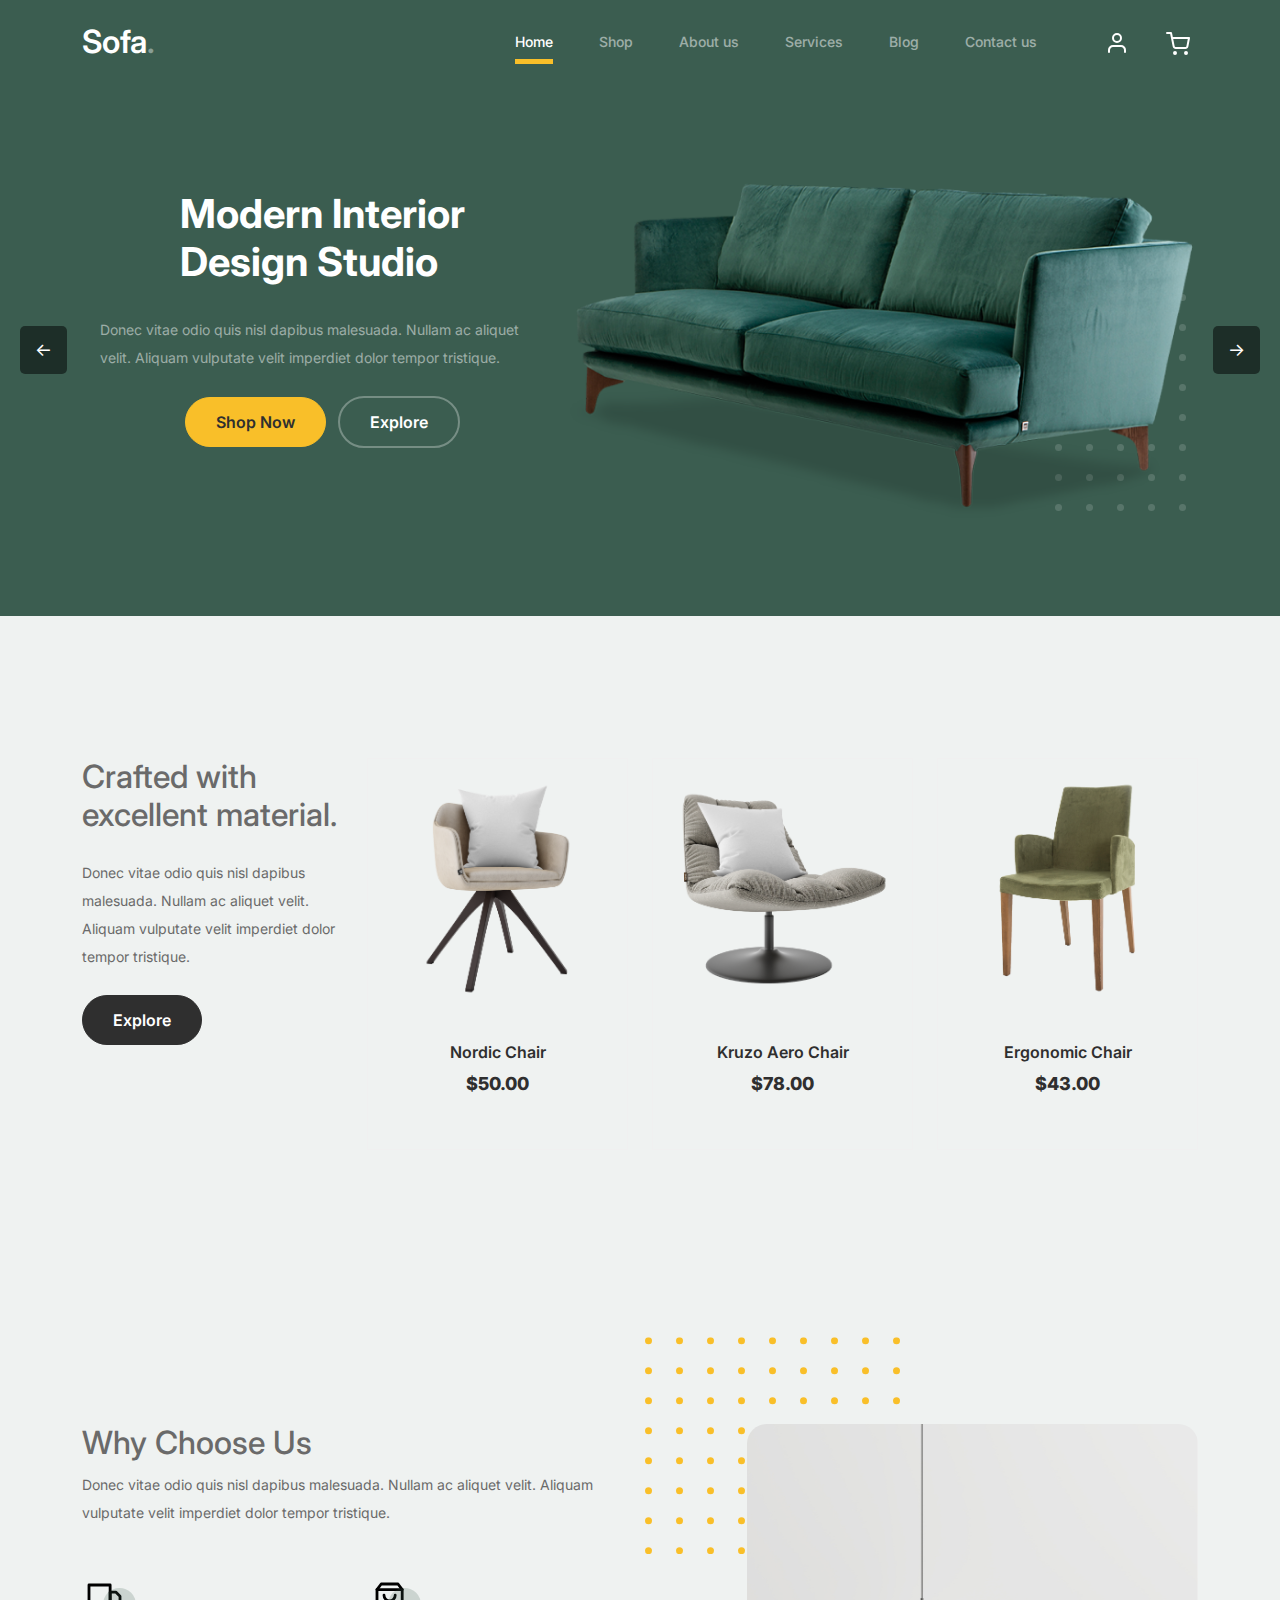
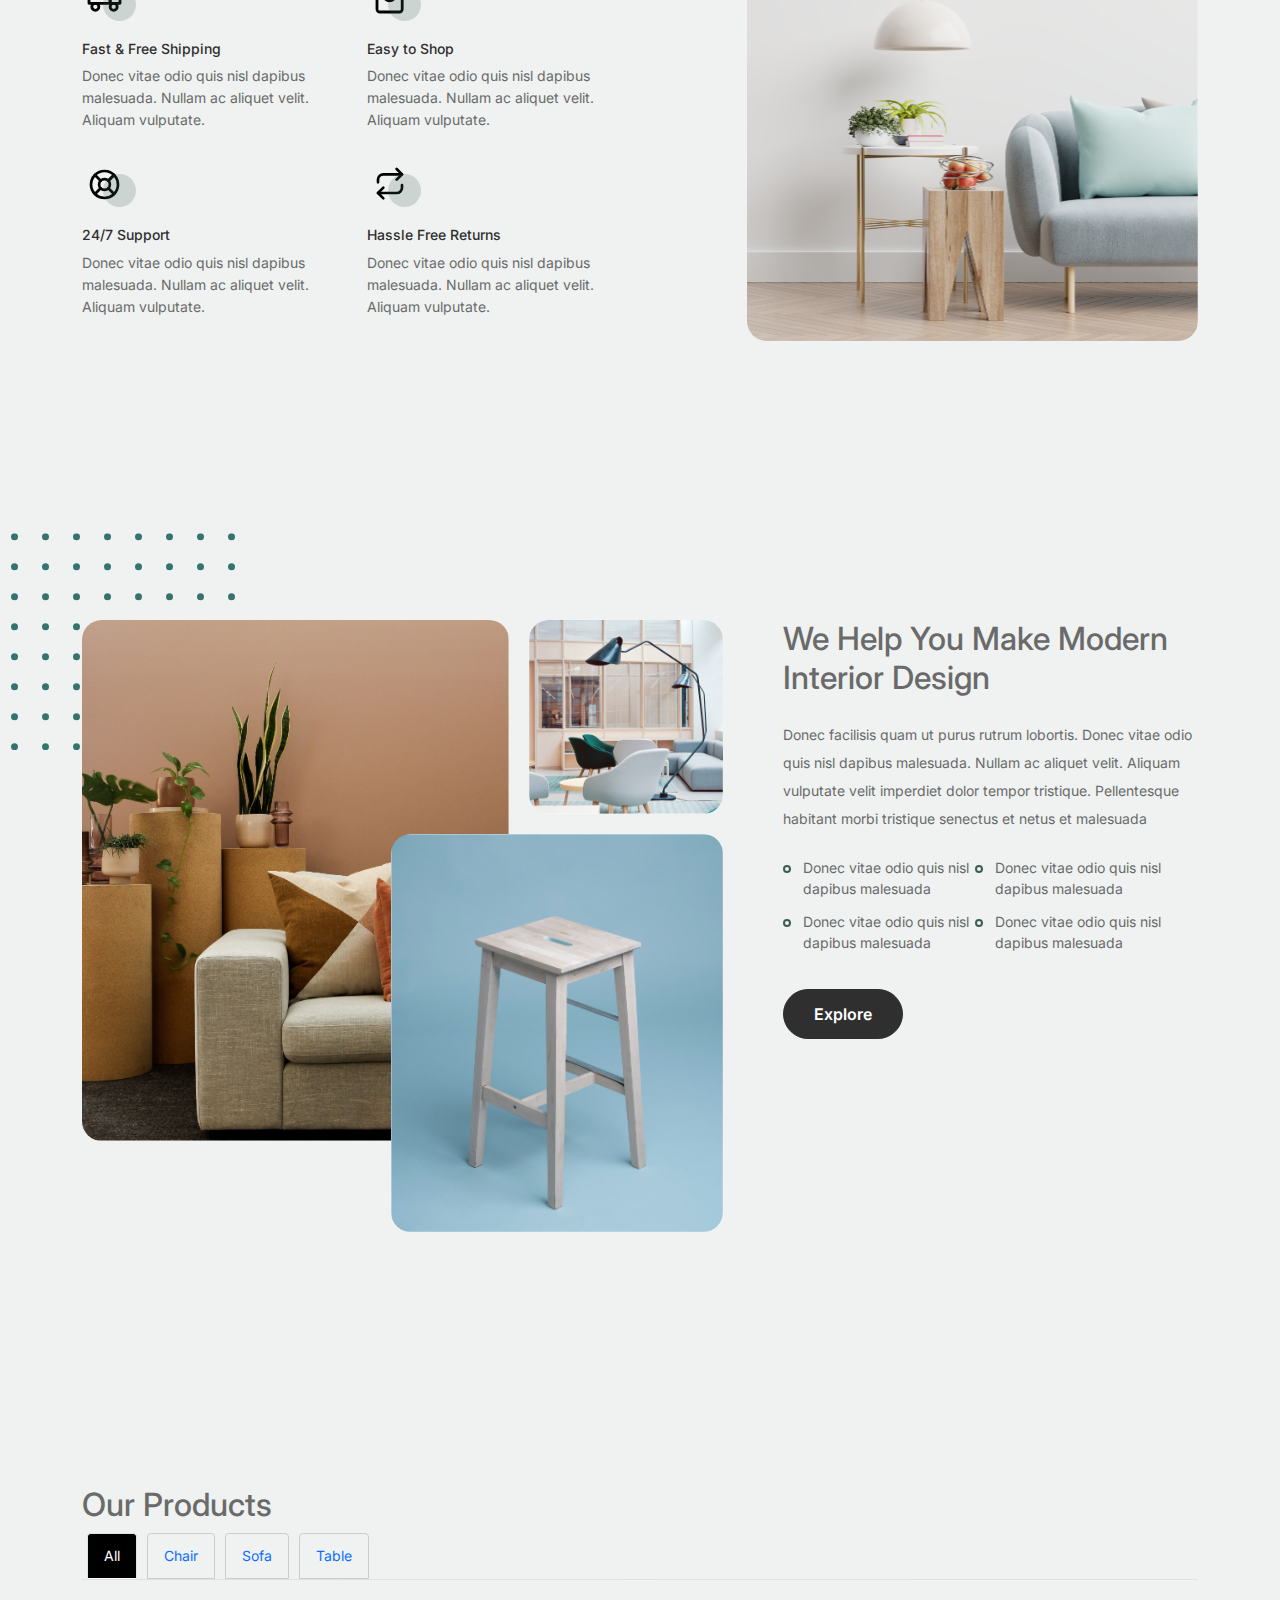
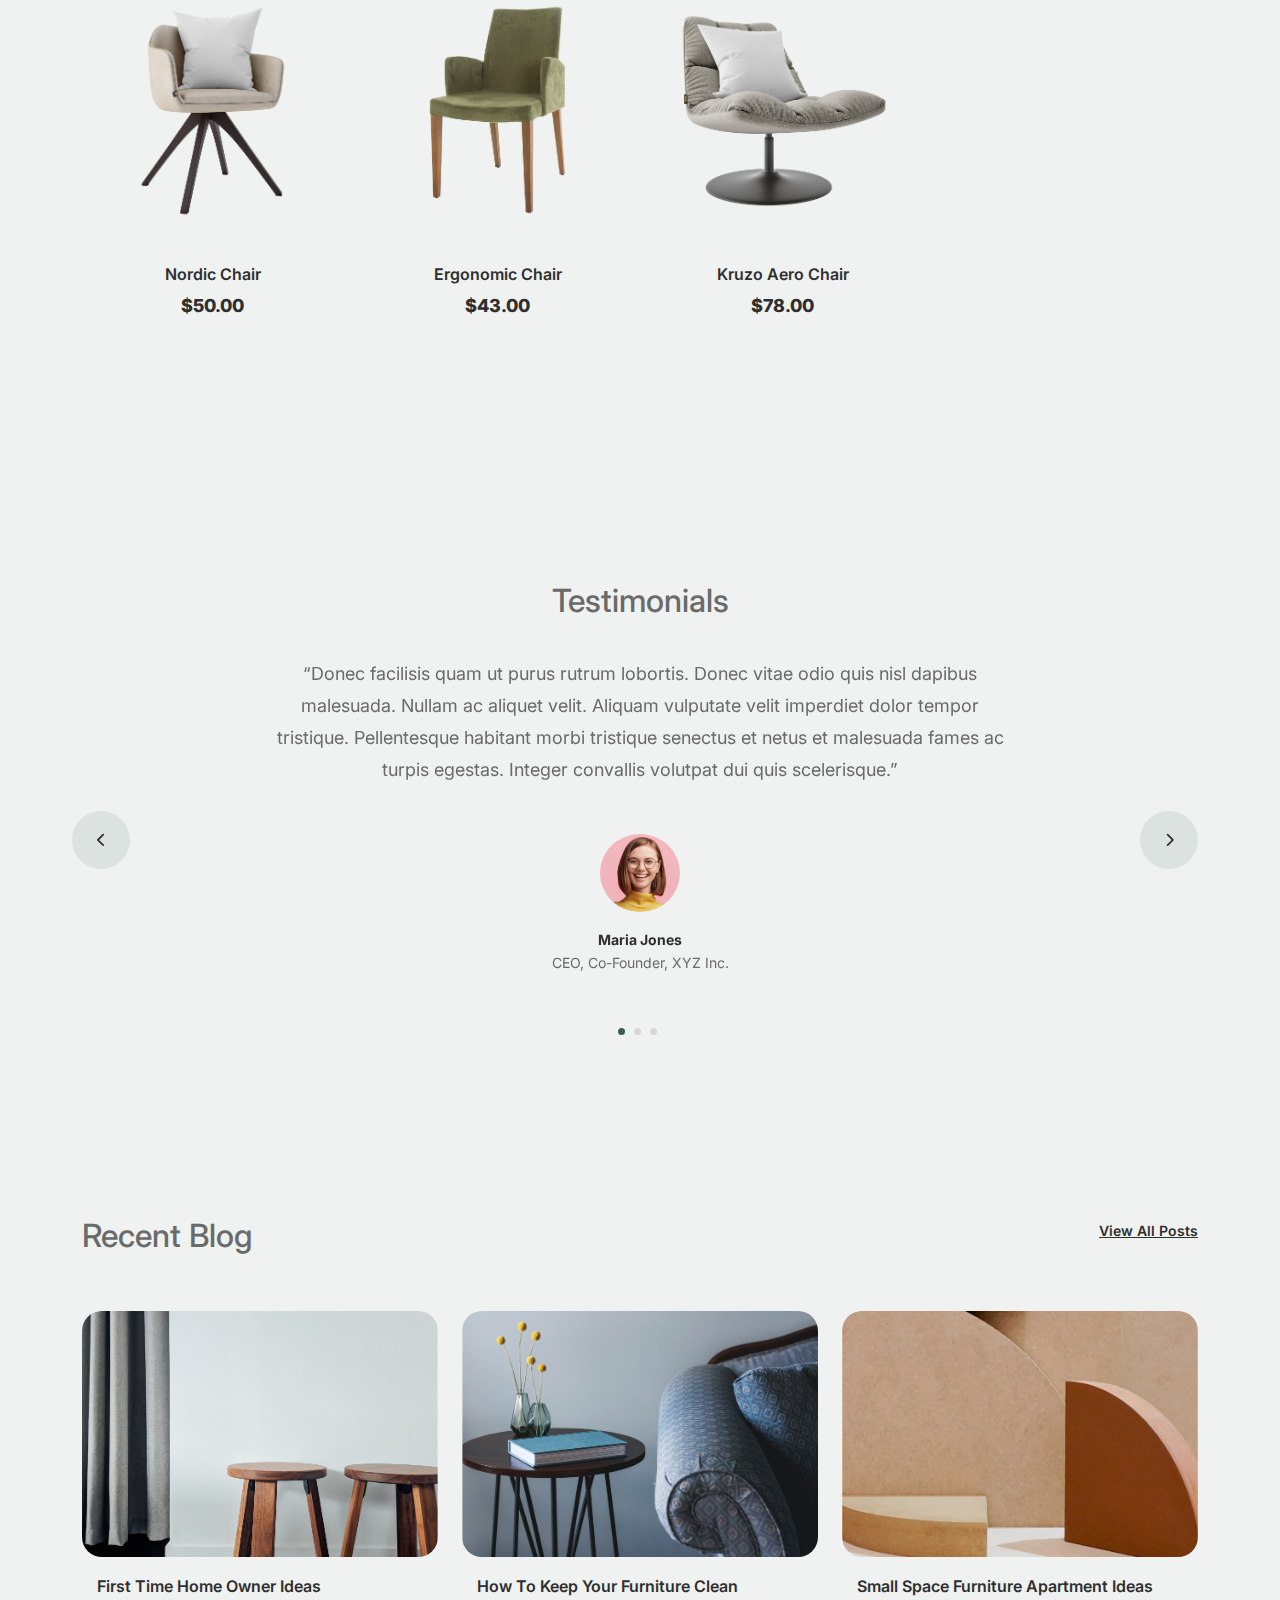
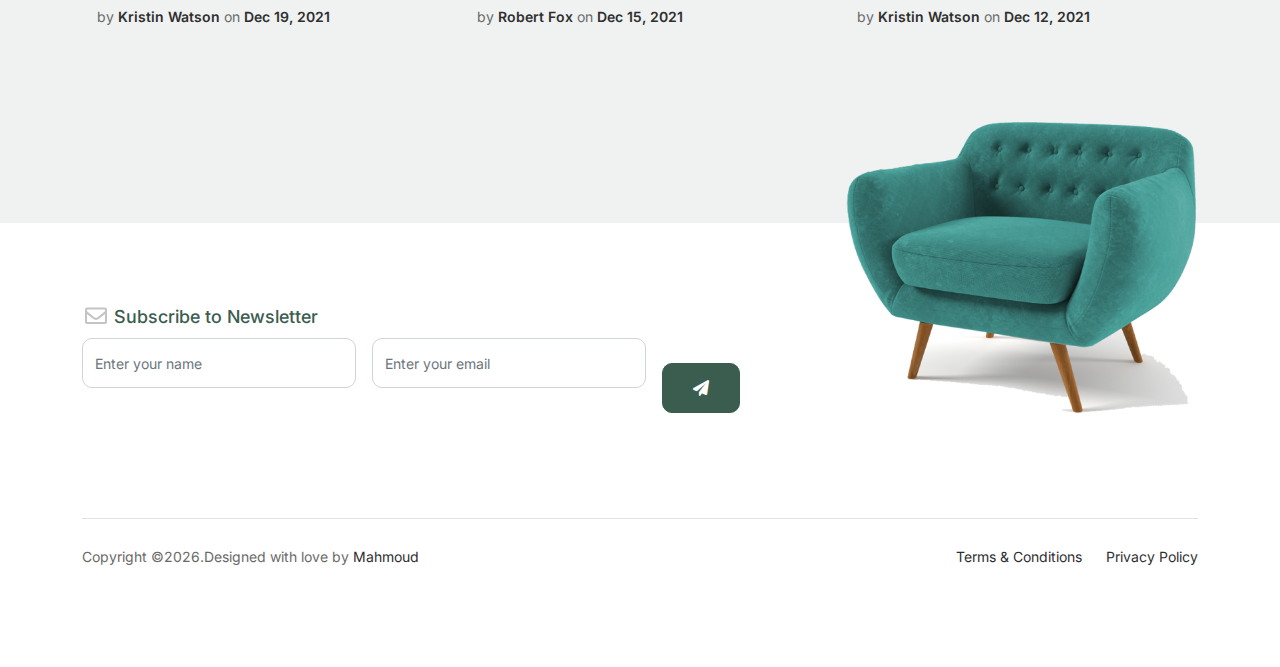
<file: index.html>
<!doctype html>
<html lang="en">
<head>
  <meta charset="utf-8">
  <meta name="viewport" content="width=device-width, initial-scale=1, shrink-to-fit=no">
  <meta name="author" content="Untree.co">
  <link rel="shortcut icon" href="favicon.png">

  <meta name="description" content="" />
  <meta name="keywords" content="bootstrap, bootstrap4" />

		<!-- Bootstrap CSS -->
		<link href="css/bootstrap.min.css" rel="stylesheet">
		<link href="https://cdnjs.cloudflare.com/ajax/libs/font-awesome/6.0.0-beta3/css/all.min.css" rel="stylesheet">
		<link href="css/tiny-slider.css" rel="stylesheet">
		<link href="css/style.css" rel="stylesheet">
		<title>Ecommerce Sofa </title>
	</head>

	<body>

		<!-- Start Header/Navigation -->
		<nav class="custom-navbar navbar navbar navbar-expand-md navbar-dark bg-dark" arial-label="Furni navigation bar">
			<div class="container">
				<a class="navbar-brand" href="index.html">Sofa<span>.</span></a>
		
				<button class="navbar-toggler" type="button" data-bs-toggle="collapse" data-bs-target="#navbarsFurni" aria-controls="navbarsFurni" aria-expanded="false" aria-label="Toggle navigation">
					<span class="navbar-toggler-icon"></span>
				</button>
		
				<div class="collapse navbar-collapse" id="navbarsFurni">
					<ul class="custom-navbar-nav navbar-nav ms-auto mb-2 mb-md-0">
						<li class="nav-item active">
							<a class="nav-link" href="index.html">Home</a>
						</li>
						<li><a class="nav-link" href="#">Shop</a></li>
						<li><a class="nav-link" href="#">About us</a></li>
						<li><a class="nav-link" href="#">Services</a></li>
						<li><a class="nav-link" href="#">Blog</a></li>
						<li><a class="nav-link" href="#">Contact us</a></li>
					</ul>
		
					<ul class="custom-navbar-cta navbar-nav mb-2 mb-md-0 ms-5">
						<li><a class="nav-link" href="#"><img src="images/user.svg" id="user-icon"><span class="user1"></span></a></li>
						<li><a class="nav-link" href="cart.html"><img src="images/cart.svg"></a></li>
					</ul>
				</div>
			</div>
		</nav>
		
		<!-- Popup Form -->
		<div class="blur-bg-overlay active"></div>

		<div class="form-popup  ">
			<span class="close-btn material-symbols-rounded">X</span>
			<div class="form-box login">
				<div class="form-details">
					<h2>Welcome Back</h2>
					<p>Please log in using your personal information to stay connected with us.</p>
				</div>
				<div class="form-content">
					<h2>LOGIN</h2>
					<form id="login-form">
						<div class="input-field">
							<!-- <label>Name:</label> -->
							<input type="text" id="name" placeholder="Name">
							
							<span class="error-message" id="name-error"></span>
						</div>
						<div class="input-field">
							<!-- <label>Email:</label> -->
							<input type="email" id="email" placeholder="Email" >
							
							<span class="error-message" id="email-error"></span>
						</div>
						<div class="input-field">
							<!-- <label>Password:</label> -->
							<input type="password" id="password" placeholder="Password">
							
							<span class="error-message" id="password-error"></span>
						</div>
						<div class="input-field">
							<!-- <label>Confirm Password:</label> -->
							<input type="password" id="confirm-password" placeholder="Confirm Password"/>
							
						
							<span class="error-message" id="confirm-password-error"></span>
						</div>
						<button type="submit">Log In</button>
					</form>
					
					


				
				</div>
			</div>
		</div>
		
		


<!-- End Login -->


	<!-- Start Hero Section -->
<div class="hero">
	<div class="container">
	  <div class="row justify-content-between">
		<!-- Hero Slider -->
		<div class="hero-slider">
		  <!-- Slides -->
		  <div class="hero-slide active">
			<div class="col-lg-5">
			  <div class="intro-excerpt">
				<h1>Modern Interior <span class="d-block">Design Studio</span></h1>
				<p class="mb-4">Donec vitae odio quis nisl dapibus malesuada. Nullam ac aliquet velit. Aliquam vulputate velit imperdiet dolor tempor tristique.</p>
				<p>
				  <a href="" class="btn btn-secondary me-2">Shop Now</a>
				  <a href="#" class="btn btn-white-outline">Explore</a>
				</p>
			  </div>
			</div>
			<div class="col-lg-7">
			  <div class="hero-img-wrap active d-flex justify-content-center align-items-center">
				<img src="images/couch.png" class="img-fluid" alt="Couch">
			  </div>
			</div>
		  </div>
  
		  <div class="hero-slide">
			<div class="col-lg-5">
			  <div class="intro-excerpt">
				<h1>Modern Interior <span class="d-block">Design Studio</span></h1>
				<p class="mb-4">Donec vitae odio quis nisl dapibus malesuada. Nullam ac aliquet velit. Aliquam vulputate velit imperdiet dolor tempor tristique.</p>
				<p>
				  <a href="" class="btn btn-secondary me-2">Shop Now</a>
				  <a href="#" class="btn btn-white-outline">Explore</a>
				</p>
			  </div>
			</div>
			<div class="col-lg-7">
			  <div class="hero-img-wrap d-flex justify-content-center align-items-center">
				<img src="images/product-3.png" class="img-fluid" alt="Chair">
			  </div>
			</div>
		  </div>
		</div>
  
		<!-- Slider Controls -->
		<div class="slider-controls">
		  <button class="prev-btn">&larr;</button>
		  <button class="next-btn">&rarr;</button>
		</div>
	  </div>
	</div>
  </div>
  <!-- End Hero Section -->
		<!-- Start Product Section -->
		<div class="product-section">
			<div class="container">
				<div class="row">
		
					<!-- Start Column 1 -->
					<div class="col-md-12 col-lg-3 mb-5 mb-lg-0">
						<h2 class="mb-4 section-title">Crafted with excellent material.</h2>
						<p class="mb-4">Donec vitae odio quis nisl dapibus malesuada. Nullam ac aliquet velit. Aliquam vulputate velit imperdiet dolor tempor tristique. </p>
						<p><a href="shop.html" class="btn">Explore</a></p>
					</div> 
					<!-- End Column 1 -->
		
					<!-- Start Column 2 -->
					<div class="col-12 col-md-4 col-lg-3 mb-5 mb-md-0">
						<a class="product-item" href="#" data-title="Nordic Chair" data-price="50.00" data-image="images/product-1.png">
							<img src="images/product-1.png" class="img-fluid product-thumbnail">
							<h3 class="product-title">Nordic Chair</h3>
							<strong class="product-price">$50.00</strong>
							<span class="icon-cross">
								<img src="images/cross.svg" class="img-fluid">
							</span>
						</a>
					</div> 
					<!-- End Column 2 -->
		
					<!-- Start Column 3 -->
					<div class="col-12 col-md-4 col-lg-3 mb-5 mb-md-0">
						<a class="product-item" href="#" data-title="Kruzo Aero Chair" data-price="78.00" data-image="images/product-2.png">
							<img src="images/product-2.png" class="img-fluid product-thumbnail">
							<h3 class="product-title">Kruzo Aero Chair</h3>
							<strong class="product-price">$78.00</strong>
							<span class="icon-cross">
								<img src="images/cross.svg" class="img-fluid">
							</span>
						</a>
					</div>
					<!-- End Column 3 -->
		
					<!-- Start Column 4 -->
					<div class="col-12 col-md-4 col-lg-3 mb-5 mb-md-0">
						<a class="product-item" href="#" data-title="Ergonomic Chair" data-price="43.00" data-image="images/product-3.png">
							<img src="images/product-3.png" class="img-fluid product-thumbnail">
							<h3 class="product-title">Ergonomic Chair</h3>
							<strong class="product-price">$43.00</strong>
							<span class="icon-cross">
								<img src="images/cross.svg" class="img-fluid">
							</span>
						</a>
					</div>
					<!-- End Column 4 -->
		
				</div>
			</div>
		</div>
		
		<!-- End Product Section -->

		<!-- Start Why Choose Us Section -->
		<div class="why-choose-section">
			<div class="container">
				<div class="row justify-content-between">
					<div class="col-lg-6">
						<h2 class="section-title">Why Choose Us</h2>
						<p>Donec vitae odio quis nisl dapibus malesuada. Nullam ac aliquet velit. Aliquam vulputate velit imperdiet dolor tempor tristique.</p>

						<div class="row my-5">
							<div class="col-6 col-md-6">
								<div class="feature">
									<div class="icon">
										<img src="images/truck.svg" alt="Image" class="imf-fluid">
									</div>
									<h3>Fast &amp; Free Shipping</h3>
									<p>Donec vitae odio quis nisl dapibus malesuada. Nullam ac aliquet velit. Aliquam vulputate.</p>
								</div>
							</div>

							<div class="col-6 col-md-6">
								<div class="feature">
									<div class="icon">
										<img src="images/bag.svg" alt="Image" class="imf-fluid">
									</div>
									<h3>Easy to Shop</h3>
									<p>Donec vitae odio quis nisl dapibus malesuada. Nullam ac aliquet velit. Aliquam vulputate.</p>
								</div>
							</div>

							<div class="col-6 col-md-6">
								<div class="feature">
									<div class="icon">
										<img src="images/support.svg" alt="Image" class="imf-fluid">
									</div>
									<h3>24/7 Support</h3>
									<p>Donec vitae odio quis nisl dapibus malesuada. Nullam ac aliquet velit. Aliquam vulputate.</p>
								</div>
							</div>

							<div class="col-6 col-md-6">
								<div class="feature">
									<div class="icon">
										<img src="images/return.svg" alt="Image" class="imf-fluid">
									</div>
									<h3>Hassle Free Returns</h3>
									<p>Donec vitae odio quis nisl dapibus malesuada. Nullam ac aliquet velit. Aliquam vulputate.</p>
								</div>
							</div>

						</div>
					</div>

					<div class="col-lg-5">
						<div class="img-wrap">
							<img src="images/why-choose-us-img.jpg" alt="Image" class="img-fluid">
						</div>
					</div>

				</div>
			</div>
		</div>
		<!-- End Why Choose Us Section -->

		<!-- Start We Help Section -->
		<div class="we-help-section">
			<div class="container">
				<div class="row justify-content-between">
					<div class="col-lg-7 mb-5 mb-lg-0">
						<div class="imgs-grid">
							<div class="grid grid-1"><img src="images/img-grid-1.jpg" alt="Untree.co"></div>
							<div class="grid grid-2"><img src="images/img-grid-2.jpg" alt="Untree.co"></div>
							<div class="grid grid-3"><img src="images/img-grid-3.jpg" alt="Untree.co"></div>
						</div>
					</div>
					<div class="col-lg-5 ps-lg-5">
						<h2 class="section-title mb-4">We Help You Make Modern Interior Design</h2>
						<p>Donec facilisis quam ut purus rutrum lobortis. Donec vitae odio quis nisl dapibus malesuada. Nullam ac aliquet velit. Aliquam vulputate velit imperdiet dolor tempor tristique. Pellentesque habitant morbi tristique senectus et netus et malesuada</p>

						<ul class="list-unstyled custom-list my-4">
							<li>Donec vitae odio quis nisl dapibus malesuada</li>
							<li>Donec vitae odio quis nisl dapibus malesuada</li>
							<li>Donec vitae odio quis nisl dapibus malesuada</li>
							<li>Donec vitae odio quis nisl dapibus malesuada</li>
						</ul>
						<p><a herf="#" class="btn">Explore</a></p>
					</div>
				</div>
			</div>
		</div>
		<!-- End We Help Section -->

		<!-- Start Popular Product -->
		<div class="product-section">
			<div class="container">
			  <h2 class="section-title">Our Products</h2>
			
			  <!-- Tabs for filtering products -->
			  <ul class="nav nav-tabs" id="productTabs" role="tablist">
				<li class="nav-item" role="presentation">
				  <a class="nav-link active" id="all-tab" data-bs-toggle="tab" href="#all" role="tab" aria-controls="all" aria-selected="true">All</a>
				</li>
				<li class="nav-item" role="presentation">
				  <a class="nav-link" id="chair-tab" data-bs-toggle="tab" href="#chair" role="tab" aria-controls="chair" aria-selected="false">Chair</a>
				</li>
				<li class="nav-item" role="presentation">
				  <a class="nav-link" id="sofa-tab" data-bs-toggle="tab" href="#sofa" role="tab" aria-controls="sofa" aria-selected="false">Sofa</a>
				</li>
				<li class="nav-item" role="presentation">
				  <a class="nav-link" id="table-tab" data-bs-toggle="tab" href="#table" role="tab" aria-controls="table" aria-selected="false">Table</a>
				</li>
			  </ul>
			
			  <!-- Tab content -->
			  <div class="tab-content" id="productTabsContent">
			  
				<!-- All Products Tab -->
				<div class="tab-pane fade show active" id="all" role="tabpanel" aria-labelledby="all-tab">
				  <div class="row">
					<!-- Product 1 -->
					<div class="col-12 col-md-4 col-lg-3 mb-5 mb-md-0">
					  <a class="product-item" href="#" data-title="Nordic Chair" data-price="50.00" data-image="images/product-1.png">
						<img src="images/product-1.png" class="img-fluid product-thumbnail">
						<h3 class="product-title">Nordic Chair</h3>
						<strong class="product-price">$50.00</strong>
						<span class="icon-cross">
						  <img src="images/cross.svg" class="img-fluid">
						</span>
					  </a>
					</div>
		  
					<!-- Product 2 -->
					<div class="col-12 col-md-4 col-lg-3 mb-5 mb-md-0">
					  <a class="product-item" href="#" data-title="Ergonomic Chair" data-price="43.00" data-image="images/product-3.png">
						<img src="images/product-3.png" class="img-fluid product-thumbnail">
						<h3 class="product-title">Ergonomic Chair</h3>
						<strong class="product-price">$43.00</strong>
						<span class="icon-cross">
						  <img src="images/cross.svg" class="img-fluid">
						</span>
					  </a>
					</div>
		  
					<!-- Product 3 -->
					<div class="col-12 col-md-4 col-lg-3 mb-5 mb-md-0">
					  <a class="product-item" href="#" data-title="Kruzo Aero Chair" data-price="78.00" data-image="images/product-2.png">
						<img src="images/product-2.png" class="img-fluid product-thumbnail">
						<h3 class="product-title">Kruzo Aero Chair</h3>
						<strong class="product-price">$78.00</strong>
						<span class="icon-cross">
						  <img src="images/cross.svg" class="img-fluid">
						</span>
					  </a>
					</div>
				  </div>
				</div>
				<div class="tab-pane fade" id="table" role="tabpanel" aria-labelledby="table-tab">
					<div class="row">
					  <!-- Add table products here -->
					  <div class="col-12 col-md-4 col-lg-3 mb-5 mb-md-0">
						<a class="product-item" href="#" data-title="Dining Table" data-price="120.00" data-image="images/sofa.png">
						  <img src="images/sofa.png" class="img-fluid product-thumbnail">
						  <h3 class="product-title">Dining Table</h3>
						  <strong class="product-price">$120.00</strong>
						  <span class="icon-cross">
							<img src="images/cross.svg" class="img-fluid">
						  </span>
						</a>
					  </div>
					  <!-- Add more table products here -->
					</div>
				  </div>
				  
				<!-- Chair Tab -->
				<div class="tab-pane fade" id="chair" role="tabpanel" aria-labelledby="chair-tab">
				  <div class="row">
					<!-- Add chair products here -->
					<div class="col-12 col-md-4 col-lg-3 mb-5 mb-md-0">
					  <a class="product-item" href="#" data-title="Nordic Chair" data-price="50.00" data-image="images/product-1.png">
						<img src="images/product-1.png" class="img-fluid product-thumbnail">
						<h3 class="product-title">Nordic Chair</h3>
						<strong class="product-price">$50.00</strong>
						<span class="icon-cross">
						  <img src="images/cross.svg" class="img-fluid">
						</span>
					  </a>
					</div>
				  </div>
				</div>
			
				<!-- Sofa Tab -->
				<div class="tab-pane fade" id="sofa" role="tabpanel" aria-labelledby="sofa-tab">
				  <div class="row">
					<!-- Add sofa products here -->
					<div class="col-12 col-md-4 col-lg-3 mb-5 mb-md-0">
					  <a class="product-item" href="#" data-title="Ergonomic Sofa" data-price="43.00" data-image="images/product-3.png">
						<img src="images/product-3.png" class="img-fluid product-thumbnail">
						<h3 class="product-title">Ergonomic Sofa</h3>
						<strong class="product-price">$43.00</strong>
						<span class="icon-cross">
						  <img src="images/cross.svg" class="img-fluid">
						</span>
					  </a>
					</div>
				  </div>
				</div>
			
				<!-- Table Tab -->
				<div class="tab-pane fade" id="table" role="tabpanel" aria-labelledby="table-tab">
					<div class="row">
					  <!-- Add table products here -->
					  <div class="col-12 col-md-4 col-lg-3 mb-5 mb-md-0">
						<a class="product-item" href="#" data-title="Dining Table" data-price="120.00" data-image="images/sofa.png">
						  <img src="images/sofa.png" class="img-fluid product-thumbnail">
						  <h3 class="product-title">Dining Table</h3>
						  <strong class="product-price">$120.00</strong>
						  <span class="icon-cross">
							<img src="images/cross.svg" class="img-fluid">
						  </span>
						</a>
					  </div>
					  <!-- Add more table products here -->
					</div>
				  </div>
				  
			  </div>
			</div>
		  </div>
		  
		  
		<!-- End Popular Product -->

		<!-- Start Testimonial Slider -->
		<div class="testimonial-section">
			<div class="container">
				<div class="row">
					<div class="col-lg-7 mx-auto text-center">
						<h2 class="section-title">Testimonials</h2>
					</div>
				</div>

				<div class="row justify-content-center">
					<div class="col-lg-12">
						<div class="testimonial-slider-wrap text-center">

							<div id="testimonial-nav">
								<span class="prev" data-controls="prev"><span class="fa fa-chevron-left"></span></span>
								<span class="next" data-controls="next"><span class="fa fa-chevron-right"></span></span>
							</div>

							<div class="testimonial-slider">
								
								<div class="item">
									<div class="row justify-content-center">
										<div class="col-lg-8 mx-auto">

											<div class="testimonial-block text-center">
												<blockquote class="mb-5">
													<p>&ldquo;Donec facilisis quam ut purus rutrum lobortis. Donec vitae odio quis nisl dapibus malesuada. Nullam ac aliquet velit. Aliquam vulputate velit imperdiet dolor tempor tristique. Pellentesque habitant morbi tristique senectus et netus et malesuada fames ac turpis egestas. Integer convallis volutpat dui quis scelerisque.&rdquo;</p>
												</blockquote>

												<div class="author-info">
													<div class="author-pic">
														<img src="images/person-1.png" alt="Maria Jones" class="img-fluid">
													</div>
													<h3 class="font-weight-bold">Maria Jones</h3>
													<span class="position d-block mb-3">CEO, Co-Founder, XYZ Inc.</span>
												</div>
											</div>

										</div>
									</div>
								</div> 
								<!-- END item -->

								<div class="item">
									<div class="row justify-content-center">
										<div class="col-lg-8 mx-auto">

											<div class="testimonial-block text-center">
												<blockquote class="mb-5">
													<p>&ldquo;Donec facilisis quam ut purus rutrum lobortis. Donec vitae odio quis nisl dapibus malesuada. Nullam ac aliquet velit. Aliquam vulputate velit imperdiet dolor tempor tristique. Pellentesque habitant morbi tristique senectus et netus et malesuada fames ac turpis egestas. Integer convallis volutpat dui quis scelerisque.&rdquo;</p>
												</blockquote>

												<div class="author-info">
													<div class="author-pic">
														<img src="images/person-1.png" alt="Maria Jones" class="img-fluid">
													</div>
													<h3 class="font-weight-bold">Maria Jones</h3>
													<span class="position d-block mb-3">CEO, Co-Founder, XYZ Inc.</span>
												</div>
											</div>

										</div>
									</div>
								</div> 
								<!-- END item -->

								<div class="item">
									<div class="row justify-content-center">
										<div class="col-lg-8 mx-auto">

											<div class="testimonial-block text-center">
												<blockquote class="mb-5">
													<p>&ldquo;Donec facilisis quam ut purus rutrum lobortis. Donec vitae odio quis nisl dapibus malesuada. Nullam ac aliquet velit. Aliquam vulputate velit imperdiet dolor tempor tristique. Pellentesque habitant morbi tristique senectus et netus et malesuada fames ac turpis egestas. Integer convallis volutpat dui quis scelerisque.&rdquo;</p>
												</blockquote>

												<div class="author-info">
													<div class="author-pic">
														<img src="images/person-1.png" alt="Maria Jones" class="img-fluid">
													</div>
													<h3 class="font-weight-bold">Maria Jones</h3>
													<span class="position d-block mb-3">CEO, Co-Founder, XYZ Inc.</span>
												</div>
											</div>

										</div>
									</div>
								</div> 
								<!-- END item -->

							</div>

						</div>
					</div>
				</div>
			</div>
		</div>
		<!-- End Testimonial Slider -->

		<!-- Start Blog Section -->
		<div class="blog-section">
			<div class="container">
				<div class="row mb-5">
					<div class="col-md-6">
						<h2 class="section-title">Recent Blog</h2>
					</div>
					<div class="col-md-6 text-start text-md-end">
						<a href="#" class="more">View All Posts</a>
					</div>
				</div>

				<div class="row">

					<div class="col-12 col-sm-6 col-md-4 mb-4 mb-md-0">
						<div class="post-entry">
							<a href="#" class="post-thumbnail"><img src="images/post-1.jpg" alt="Image" class="img-fluid"></a>
							<div class="post-content-entry">
								<h3><a href="#">First Time Home Owner Ideas</a></h3>
								<div class="meta">
									<span>by <a href="#">Kristin Watson</a></span> <span>on <a href="#">Dec 19, 2021</a></span>
								</div>
							</div>
						</div>
					</div>

					<div class="col-12 col-sm-6 col-md-4 mb-4 mb-md-0">
						<div class="post-entry">
							<a href="#" class="post-thumbnail"><img src="images/post-2.jpg" alt="Image" class="img-fluid"></a>
							<div class="post-content-entry">
								<h3><a href="#">How To Keep Your Furniture Clean</a></h3>
								<div class="meta">
									<span>by <a href="#">Robert Fox</a></span> <span>on <a href="#">Dec 15, 2021</a></span>
								</div>
							</div>
						</div>
					</div>

					<div class="col-12 col-sm-6 col-md-4 mb-4 mb-md-0">
						<div class="post-entry">
							<a href="#" class="post-thumbnail"><img src="images/post-3.jpg" alt="Image" class="img-fluid"></a>
							<div class="post-content-entry">
								<h3><a href="#">Small Space Furniture Apartment Ideas</a></h3>
								<div class="meta">
									<span>by <a href="#">Kristin Watson</a></span> <span>on <a href="#">Dec 12, 2021</a></span>
								</div>
							</div>
						</div>
					</div>

				</div>
			</div>
		</div>
		<!-- End Blog Section -->	

			<!-- Start Footer Section -->
			<footer class="footer-section">
				<div class="container relative">
	
					<div class="sofa-img">
						<img src="images/sofa.png" alt="Image" class="img-fluid">
					</div>
	
					<div class="row">
						<div class="col-lg-8">
							<div class="subscription-form">
								<h3 class="d-flex align-items-center"><span class="me-1"><img src="images/envelope-outline.svg" alt="Image" class="img-fluid"></span><span>Subscribe to Newsletter</span></h3>
	
								<form action="#" class="row g-3">
									<div class="col-auto">
										<input type="text" class="form-control" placeholder="Enter your name">
									</div>
									<div class="col-auto">
										<input type="email" class="form-control" placeholder="Enter your email">
									</div>
									<div class="col-auto">
										<button class="btn btn-primary">
											<span class="fa fa-paper-plane"></span>
										</button>
									</div>
								</form>
	
							</div>
						</div>
					</div>
	
				
	
					<div class="border-top copyright">
						<div class="row pt-4">
							<div class="col-lg-6">
								<p class="mb-2 text-center text-lg-start">Copyright &copy;<script>document.write(new Date().getFullYear());</script>.Designed with love by <a href="https://www.linkedin.com/in/emahmoudnabil/">Mahmoud</a>
				</p>
							</div>
	
							<div class="col-lg-6 text-center text-lg-end">
								<ul class="list-unstyled d-inline-flex ms-auto">
									<li class="me-4"><a href="#">Terms &amp; Conditions</a></li>
									<li><a href="#">Privacy Policy</a></li>
								</ul>
							</div>
	
						</div>
					</div>
	
				</div>
			</footer>
			<!-- End Footer Section -->	
	
			<button id="goTopBtn" onclick="scrollToTop()">⬆ Top</button>

		<script src="js/bootstrap.bundle.min.js"></script>
		<script src="js/tiny-slider.js"></script>
		<script src="js/custom.js" defer></script>
	</body>

</html>
</file>
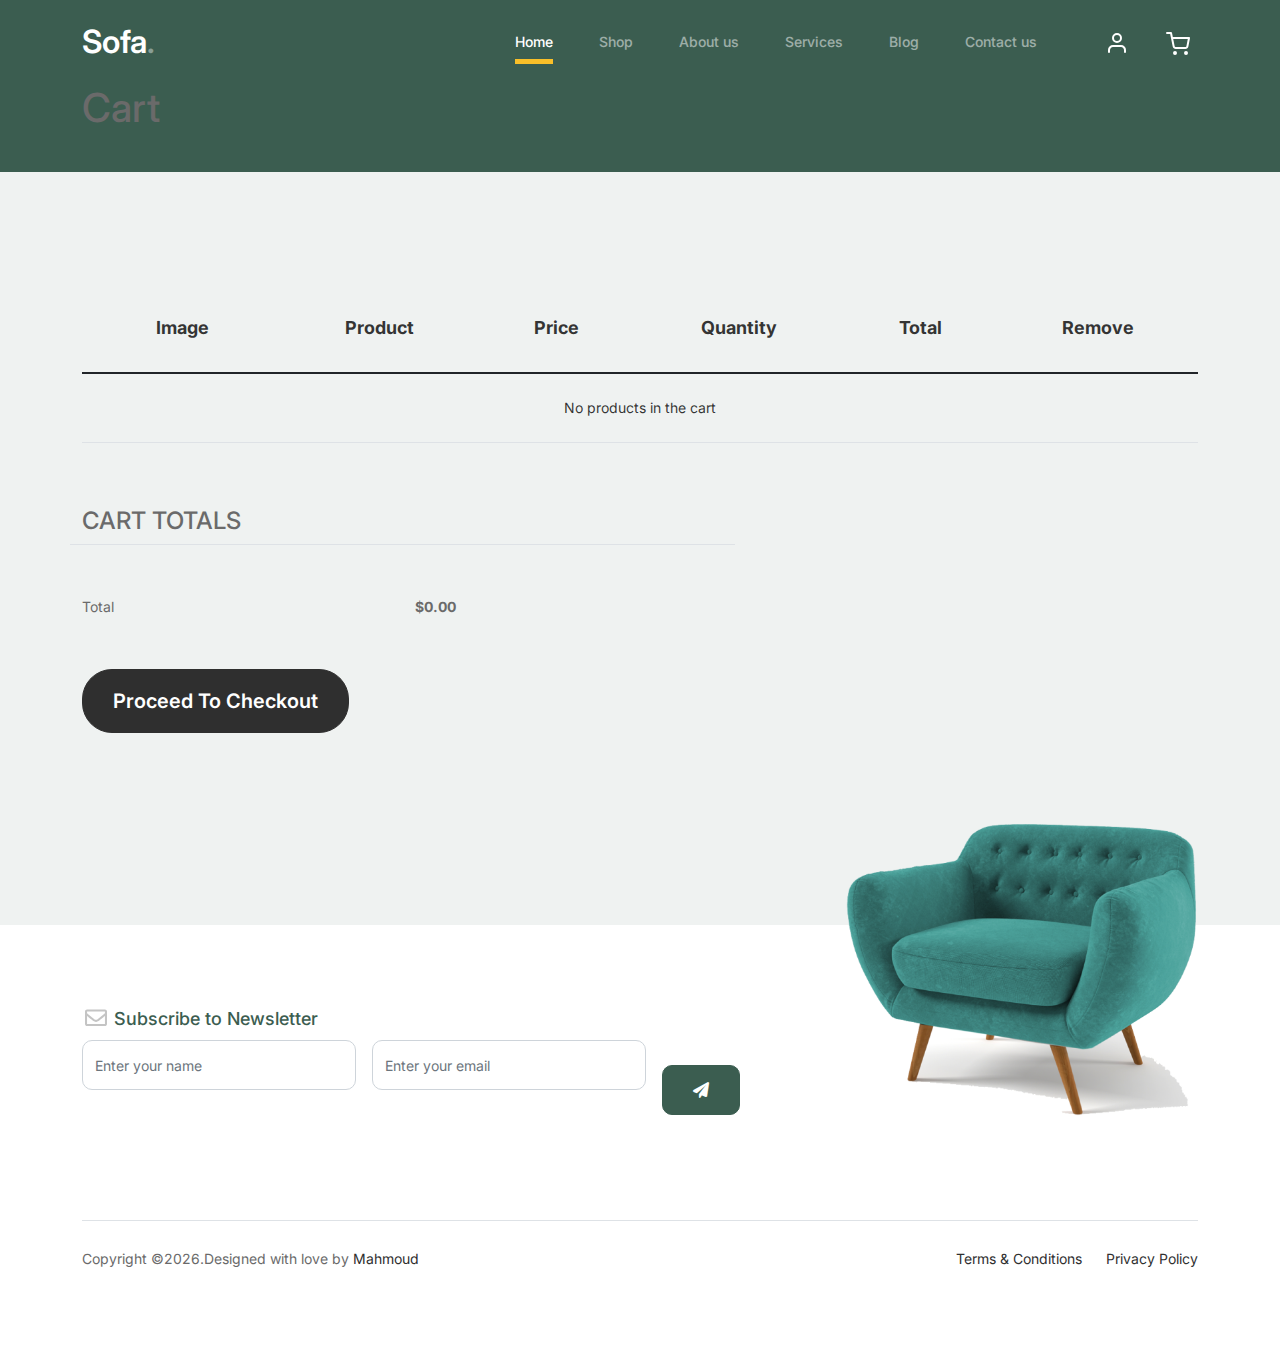
<file: cart.html>
<!doctype html>
<html lang="en">
<head>
  <meta charset="utf-8">
  <meta name="viewport" content="width=device-width, initial-scale=1, shrink-to-fit=no">
  <meta name="author" content="Untree.co">
  <link rel="shortcut icon" href="favicon.png">

  <meta name="description" content="" />
  <meta name="keywords" content="bootstrap, bootstrap4" />

		<!-- Bootstrap CSS -->
		<link href="css/bootstrap.min.css" rel="stylesheet">
		<link href="https://cdnjs.cloudflare.com/ajax/libs/font-awesome/6.0.0-beta3/css/all.min.css" rel="stylesheet">
		<link href="css/tiny-slider.css" rel="stylesheet">
		<link href="css/style.css" rel="stylesheet">
		<title>Ecommerce Sofa </title>
	</head>

	<body>


		<!-- Start Header/Navigation -->
		<nav class="custom-navbar navbar navbar navbar-expand-md navbar-dark bg-dark" arial-label="Furni navigation bar">
			<div class="container">
				<a class="navbar-brand" href="index.html">Sofa<span>.</span></a>
		
				<button class="navbar-toggler" type="button" data-bs-toggle="collapse" data-bs-target="#navbarsFurni" aria-controls="navbarsFurni" aria-expanded="false" aria-label="Toggle navigation">
					<span class="navbar-toggler-icon"></span>
				</button>
		
				<div class="collapse navbar-collapse" id="navbarsFurni">
					<ul class="custom-navbar-nav navbar-nav ms-auto mb-2 mb-md-0">
						<li class="nav-item active">
							<a class="nav-link" href="index.html">Home</a>
						</li>
						<li><a class="nav-link" href="#">Shop</a></li>
						<li><a class="nav-link" href="#">About us</a></li>
						<li><a class="nav-link" href="#">Services</a></li>
						<li><a class="nav-link" href="#">Blog</a></li>
						<li><a class="nav-link" href="#">Contact us</a></li>
					</ul>
		
					<ul class="custom-navbar-cta navbar-nav mb-2 mb-md-0 ms-5">
						<li><a class="nav-link" href="#"><img src="images/user.svg" id="user-icon"><span class="user1"></span></a></li>
						<li><a class="nav-link" href="cart.html"><img src="images/cart.svg"></a></li>
					</ul>
				</div>
			</div>
		</nav>
		
		<!-- Popup Form -->
		<div class="blur-bg-overlay active"></div>

		<div class="form-popup  ">
			<span class="close-btn material-symbols-rounded">X</span>
			<div class="form-box login">
				<div class="form-details">
					<h2>Welcome Back</h2>
					<p>Please log in using your personal information to stay connected with us.</p>
				</div>
				<div class="form-content">
					<h2>LOGIN</h2>
					<form id="login-form">
						<div class="input-field">
							<!-- <label>Name:</label> -->
							<input type="text" id="name" placeholder="Name">
							
							<span class="error-message" id="name-error"></span>
						</div>
						<div class="input-field">
							<!-- <label>Email:</label> -->
							<input type="email" id="email" placeholder="Email" >
							
							<span class="error-message" id="email-error"></span>
						</div>
						<div class="input-field">
							<!-- <label>Password:</label> -->
							<input type="password" id="password" placeholder="Password">
							
							<span class="error-message" id="password-error"></span>
						</div>
						<div class="input-field">
							<!-- <label>Confirm Password:</label> -->
							<input type="password" id="confirm-password" placeholder="Confirm Password"/>
							
						
							<span class="error-message" id="confirm-password-error"></span>
						</div>
						<button type="submit">Log In</button>
					</form>
					
					


				
				</div>
			</div>
		</div>
		
		


<!-- End Login -->
		<!-- Start Hero Section -->
			<div class="hero">
				<div class="container">
					<div class="row justify-content-between">
						<div class="col-lg-5">
							<div class="intro-excerpt">
								<h1>Cart</h1>
							</div>
						</div>
						<div class="col-lg-7">
							
						</div>
					</div>
				</div>
			</div>
		<!-- End Hero Section -->

		

		<div class="untree_co-section before-footer-section">
            <div class="container">
              <div class="row mb-5">
                <form class="col-md-12" method="post">
                  <div class="site-blocks-table">
                    <table class="table">
                      <thead>
                        <tr>
                          <th class="product-thumbnail">Image</th>
                          <th class="product-name">Product</th>
                          <th class="product-price">Price</th>
                          <th class="product-quantity">Quantity</th>
                          <th class="product-total1">Total</th>
                          <th class="product-remove">Remove</th>
                        </tr>
                      </thead>
					  <tbody id="cart-items"></tbody>

                    </table>
                  </div>
                </form>
              </div>
        
              <div class="row">
           
                <div class="col-md-12 pl-5">
                  <div class="row justify-content-start">
                    <div class="col-md-7">
                      <div class="row">
                        <div class="col-md-12 text-right border-bottom mb-5">
                          <h3 class="text-black h4 text-uppercase">Cart Totals</h3>
                        </div>
                      </div>
              
                      <div class="row mb-5">
                        <div class="col-md-6">
                          <span class="text-black">Total</span>
                        </div>
                        <div class="col-md-6 text-right">
                          <strong class="text-black product-total"></strong>
                        </div>
                      </div>
        
                      <div class="row">
						<div class="col-md-12">
							<button class="btn btn-black btn-lg py-3 btn-block" onclick="proceedToCheckout()">Proceed To Checkout</button>
						  </div>
                      </div>
                    </div>
                  </div>
                </div>
              </div>
            </div>
          </div>
		

		<!-- Start Footer Section -->
		<footer class="footer-section">
			<div class="container relative">

				<div class="sofa-img">
					<img src="images/sofa.png" alt="Image" class="img-fluid">
				</div>

				<div class="row">
					<div class="col-lg-8">
						<div class="subscription-form">
							<h3 class="d-flex align-items-center"><span class="me-1"><img src="images/envelope-outline.svg" alt="Image" class="img-fluid"></span><span>Subscribe to Newsletter</span></h3>

							<form action="#" class="row g-3">
								<div class="col-auto">
									<input type="text" class="form-control" placeholder="Enter your name">
								</div>
								<div class="col-auto">
									<input type="email" class="form-control" placeholder="Enter your email">
								</div>
								<div class="col-auto">
									<button class="btn btn-primary">
										<span class="fa fa-paper-plane"></span>
									</button>
								</div>
							</form>

						</div>
					</div>
				</div>

			

				<div class="border-top copyright">
					<div class="row pt-4">
						<div class="col-lg-6">
							<p class="mb-2 text-center text-lg-start">Copyright &copy;<script>document.write(new Date().getFullYear());</script>.Designed with love by <a href="https://www.linkedin.com/in/emahmoudnabil/">Mahmoud</a>
            </p>
						</div>

						<div class="col-lg-6 text-center text-lg-end">
							<ul class="list-unstyled d-inline-flex ms-auto">
								<li class="me-4"><a href="#">Terms &amp; Conditions</a></li>
								<li><a href="#">Privacy Policy</a></li>
							</ul>
						</div>

					</div>
				</div>

			</div>
		</footer>
		<!-- End Footer Section -->	

		<button id="goTopBtn" onclick="scrollToTop()">⬆ Top</button>

		
		<script src="js/bootstrap.bundle.min.js"></script>
		<script src="js/tiny-slider.js"></script>
		<script src="js/cart.js" defer></script>
		<script src="js/custom.js" defer></script>
		

	</body>

</html>
</file>
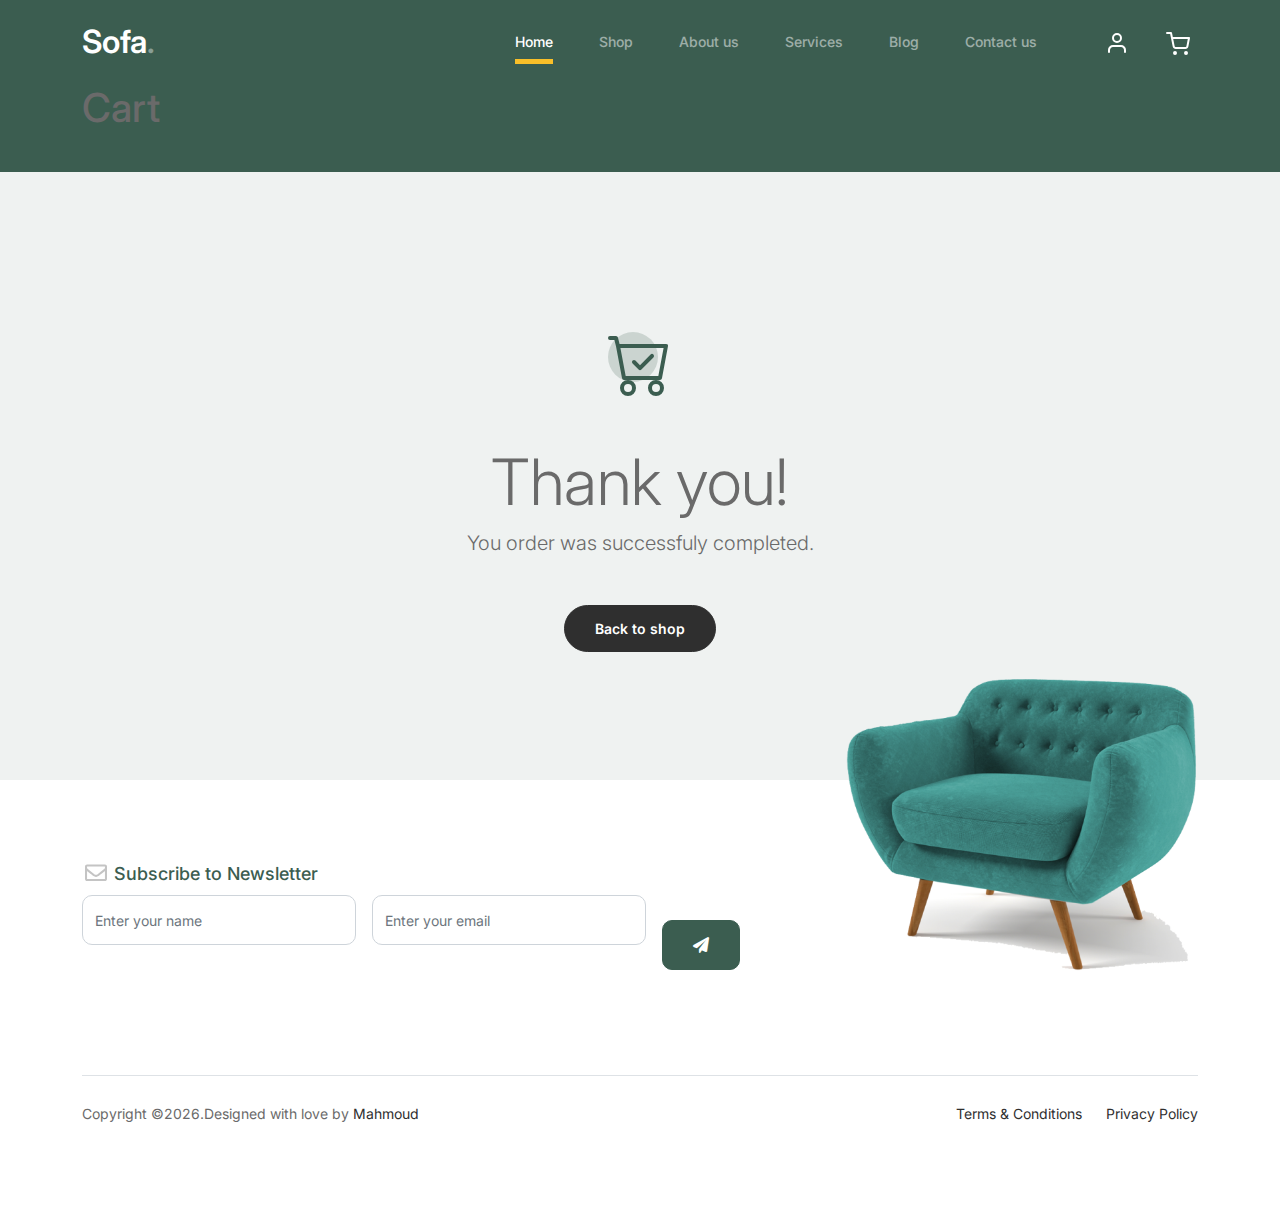
<file: thankyou.html>
<!doctype html>
<html lang="en">
<head>
  <meta charset="utf-8">
  <meta name="viewport" content="width=device-width, initial-scale=1, shrink-to-fit=no">
  <meta name="author" content="Untree.co">
  <link rel="shortcut icon" href="favicon.png">

  <meta name="description" content="" />
  <meta name="keywords" content="bootstrap, bootstrap4" />

		<!-- Bootstrap CSS -->
		<link href="css/bootstrap.min.css" rel="stylesheet">
		<link href="https://cdnjs.cloudflare.com/ajax/libs/font-awesome/6.0.0-beta3/css/all.min.css" rel="stylesheet">
		<link href="css/tiny-slider.css" rel="stylesheet">
		<link href="css/style.css" rel="stylesheet">
		<title>Ecommerce Sofa </title>
	</head>

	<body>

		<!-- Start Header/Navigation -->
		<nav class="custom-navbar navbar navbar navbar-expand-md navbar-dark bg-dark" arial-label="Furni navigation bar">
			<div class="container">
				<a class="navbar-brand" href="index.html">Sofa<span>.</span></a>
		
				<button class="navbar-toggler" type="button" data-bs-toggle="collapse" data-bs-target="#navbarsFurni" aria-controls="navbarsFurni" aria-expanded="false" aria-label="Toggle navigation">
					<span class="navbar-toggler-icon"></span>
				</button>
		
				<div class="collapse navbar-collapse" id="navbarsFurni">
					<ul class="custom-navbar-nav navbar-nav ms-auto mb-2 mb-md-0">
						<li class="nav-item active">
							<a class="nav-link" href="index.html">Home</a>
						</li>
						<li><a class="nav-link" href="#">Shop</a></li>
						<li><a class="nav-link" href="#">About us</a></li>
						<li><a class="nav-link" href="#">Services</a></li>
						<li><a class="nav-link" href="#">Blog</a></li>
						<li><a class="nav-link" href="#">Contact us</a></li>
					</ul>
		
					<ul class="custom-navbar-cta navbar-nav mb-2 mb-md-0 ms-5">
						<li><a class="nav-link" href="#"><img src="images/user.svg" id="user-icon"><span class="user1"></span></a></li>
						<li><a class="nav-link" href="cart.html"><img src="images/cart.svg"></a></li>
					</ul>
				</div>
			</div>
		</nav>
		
		<!-- Popup Form -->
		<div class="blur-bg-overlay active"></div>

		<div class="form-popup  ">
			<span class="close-btn material-symbols-rounded">X</span>
			<div class="form-box login">
				<div class="form-details">
					<h2>Welcome Back</h2>
					<p>Please log in using your personal information to stay connected with us.</p>
				</div>
				<div class="form-content">
					<h2>LOGIN</h2>
					<form id="login-form">
						<div class="input-field">
							<!-- <label>Name:</label> -->
							<input type="text" id="name" placeholder="Name">
							
							<span class="error-message" id="name-error"></span>
						</div>
						<div class="input-field">
							<!-- <label>Email:</label> -->
							<input type="email" id="email" placeholder="Email" >
							
							<span class="error-message" id="email-error"></span>
						</div>
						<div class="input-field">
							<!-- <label>Password:</label> -->
							<input type="password" id="password" placeholder="Password">
							
							<span class="error-message" id="password-error"></span>
						</div>
						<div class="input-field">
							<!-- <label>Confirm Password:</label> -->
							<input type="password" id="confirm-password" placeholder="Confirm Password"/>
							
						
							<span class="error-message" id="confirm-password-error"></span>
						</div>
						<button type="submit">Log In</button>
					</form>
					
					


				
				</div>
			</div>
		</div>
		
		


<!-- End Login -->

		<!-- Start Hero Section -->
			<div class="hero">
				<div class="container">
					<div class="row justify-content-between">
						<div class="col-lg-5">
							<div class="intro-excerpt">
								<h1>Cart</h1>
							</div>
						</div>
						<div class="col-lg-7">
							
						</div>
					</div>
				</div>
			</div>
		<!-- End Hero Section -->

		

		<div class="untree_co-section">
    <div class="container">
      <div class="row">
        <div class="col-md-12 text-center pt-5">
          <span class="display-3 thankyou-icon text-primary">
            <svg width="1em" height="1em" viewBox="0 0 16 16" class="bi bi-cart-check mb-5" fill="currentColor" xmlns="http://www.w3.org/2000/svg">
              <path fill-rule="evenodd" d="M11.354 5.646a.5.5 0 0 1 0 .708l-3 3a.5.5 0 0 1-.708 0l-1.5-1.5a.5.5 0 1 1 .708-.708L8 8.293l2.646-2.647a.5.5 0 0 1 .708 0z"/>
              <path fill-rule="evenodd" d="M0 1.5A.5.5 0 0 1 .5 1H2a.5.5 0 0 1 .485.379L2.89 3H14.5a.5.5 0 0 1 .491.592l-1.5 8A.5.5 0 0 1 13 12H4a.5.5 0 0 1-.491-.408L2.01 3.607 1.61 2H.5a.5.5 0 0 1-.5-.5zM3.102 4l1.313 7h8.17l1.313-7H3.102zM5 12a2 2 0 1 0 0 4 2 2 0 0 0 0-4zm7 0a2 2 0 1 0 0 4 2 2 0 0 0 0-4zm-7 1a1 1 0 1 0 0 2 1 1 0 0 0 0-2zm7 0a1 1 0 1 0 0 2 1 1 0 0 0 0-2z"/>
            </svg>
          </span>
          <h2 class="display-3 text-black">Thank you!</h2>
          <p class="lead mb-5">You order was successfuly completed.</p>
          <p><a href="shop.html" class="btn btn-sm btn-outline-black">Back to shop</a></p>
        </div>
      </div>
    </div>
  </div>

		<!-- Start Footer Section -->
			<!-- Start Footer Section -->
			<footer class="footer-section">
				<div class="container relative">
	
					<div class="sofa-img">
						<img src="images/sofa.png" alt="Image" class="img-fluid">
					</div>
	
					<div class="row">
						<div class="col-lg-8">
							<div class="subscription-form">
								<h3 class="d-flex align-items-center"><span class="me-1"><img src="images/envelope-outline.svg" alt="Image" class="img-fluid"></span><span>Subscribe to Newsletter</span></h3>
	
								<form action="#" class="row g-3">
									<div class="col-auto">
										<input type="text" class="form-control" placeholder="Enter your name">
									</div>
									<div class="col-auto">
										<input type="email" class="form-control" placeholder="Enter your email">
									</div>
									<div class="col-auto">
										<button class="btn btn-primary">
											<span class="fa fa-paper-plane"></span>
										</button>
									</div>
								</form>
	
							</div>
						</div>
					</div>
	
				
	
					<div class="border-top copyright">
						<div class="row pt-4">
							<div class="col-lg-6">
								<p class="mb-2 text-center text-lg-start">Copyright &copy;<script>document.write(new Date().getFullYear());</script>.Designed with love by <a href="https://www.linkedin.com/in/emahmoudnabil/">Mahmoud</a>
				</p>
							</div>
	
							<div class="col-lg-6 text-center text-lg-end">
								<ul class="list-unstyled d-inline-flex ms-auto">
									<li class="me-4"><a href="#">Terms &amp; Conditions</a></li>
									<li><a href="#">Privacy Policy</a></li>
								</ul>
							</div>
	
						</div>
					</div>
	
				</div>
			</footer>
			<!-- End Footer Section -->	
	
		<!-- End Footer Section -->	


		<script src="js/bootstrap.bundle.min.js"></script>
		<script src="js/tiny-slider.js"></script>
		<script src="js/custom.js"></script>
	</body>

</html>
</file>
<file: css/tiny-slider.css>
.tns-outer{padding:0 !important}.tns-outer [hidden]{display:none !important}.tns-outer [aria-controls],.tns-outer [data-action]{cursor:pointer}.tns-slider{-webkit-transition:all 0s;-moz-transition:all 0s;transition:all 0s}.tns-slider>.tns-item{-webkit-box-sizing:border-box;-moz-box-sizing:border-box;box-sizing:border-box}.tns-horizontal.tns-subpixel{white-space:nowrap}.tns-horizontal.tns-subpixel>.tns-item{display:inline-block;vertical-align:top;white-space:normal}.tns-horizontal.tns-no-subpixel:after{content:'';display:table;clear:both}.tns-horizontal.tns-no-subpixel>.tns-item{float:left}.tns-horizontal.tns-carousel.tns-no-subpixel>.tns-item{margin-right:-100%}.tns-no-calc{position:relative;left:0}.tns-gallery{position:relative;left:0;min-height:1px}.tns-gallery>.tns-item{position:absolute;left:-100%;-webkit-transition:transform 0s, opacity 0s;-moz-transition:transform 0s, opacity 0s;transition:transform 0s, opacity 0s}.tns-gallery>.tns-slide-active{position:relative;left:auto !important}.tns-gallery>.tns-moving{-webkit-transition:all 0.25s;-moz-transition:all 0.25s;transition:all 0.25s}.tns-autowidth{display:inline-block}.tns-lazy-img{-webkit-transition:opacity 0.6s;-moz-transition:opacity 0.6s;transition:opacity 0.6s;opacity:0.6}.tns-lazy-img.tns-complete{opacity:1}.tns-ah{-webkit-transition:height 0s;-moz-transition:height 0s;transition:height 0s}.tns-ovh{overflow:hidden}.tns-visually-hidden{position:absolute;left:-10000em}.tns-transparent{opacity:0;visibility:hidden}.tns-fadeIn{opacity:1;filter:alpha(opacity=100);z-index:0}.tns-normal,.tns-fadeOut{opacity:0;filter:alpha(opacity=0);z-index:-1}.tns-vpfix{white-space:nowrap}.tns-vpfix>div,.tns-vpfix>li{display:inline-block}.tns-t-subp2{margin:0 auto;width:310px;position:relative;height:10px;overflow:hidden}.tns-t-ct{width:2333.3333333%;width:-webkit-calc(100% * 70 / 3);width:-moz-calc(100% * 70 / 3);width:calc(100% * 70 / 3);position:absolute;right:0}.tns-t-ct:after{content:'';display:table;clear:both}.tns-t-ct>div{width:1.4285714%;width:-webkit-calc(100% / 70);width:-moz-calc(100% / 70);width:calc(100% / 70);height:10px;float:left}

/*# sourceMappingURL=sourcemaps/tiny-slider.css.map */
</file>
<file: css/style.css>
@import url("https://fonts.googleapis.com/css2?family=Inter:wght@400;500;600;700;800&display=swap");
body {
  overflow-x: hidden;
  position: relative; }

body {
  font-family: "Inter", sans-serif;
  font-weight: 400;
  line-height: 28px;
  color: #6a6a6a;
  font-size: 14px;
  background-color: #eff2f1; }

a {
  text-decoration: none;
  -webkit-transition: .3s all ease;
  -o-transition: .3s all ease;
  transition: .3s all ease;
  color: #2f2f2f;
  text-decoration: underline; }
  a:hover {
    color: #2f2f2f;
    text-decoration: none; }
  a.more {
    font-weight: 600; }

.custom-navbar {
  background: #3b5d50 !important;
  padding-top: 20px;
  padding-bottom: 20px; }
  .custom-navbar .navbar-brand {
    font-size: 32px;
    font-weight: 600; }
    .custom-navbar .navbar-brand > span {
      opacity: .4; }
  .custom-navbar .navbar-toggler {
    border-color: transparent; }
    .custom-navbar .navbar-toggler:active, .custom-navbar .navbar-toggler:focus {
      -webkit-box-shadow: none;
      box-shadow: none;
      outline: none; }
  @media (min-width: 992px) {
    .custom-navbar .custom-navbar-nav li {
      margin-left: 15px;
      margin-right: 15px; } }
  .custom-navbar .custom-navbar-nav li a {
    font-weight: 500;
    color: #ffffff !important;
    opacity: .5;
    -webkit-transition: .3s all ease;
    -o-transition: .3s all ease;
    transition: .3s all ease;
    position: relative; }
    @media (min-width: 768px) {
      .custom-navbar .custom-navbar-nav li a:before {
        content: "";
        position: absolute;
        bottom: 0;
        left: 8px;
        right: 8px;
        background: #f9bf29;
        height: 5px;
        opacity: 1;
        visibility: visible;
        width: 0;
        -webkit-transition: .15s all ease-out;
        -o-transition: .15s all ease-out;
        transition: .15s all ease-out; } }
    .custom-navbar .custom-navbar-nav li a:hover {
      opacity: 1; }
      .custom-navbar .custom-navbar-nav li a:hover:before {
        width: calc(100% - 16px); }
  .custom-navbar .custom-navbar-nav li.active a {
    opacity: 1; }
    .custom-navbar .custom-navbar-nav li.active a:before {
      width: calc(100% - 16px); }
  .custom-navbar .custom-navbar-cta {
    margin-left: 0 !important;
    -webkit-box-orient: horizontal;
    -webkit-box-direction: normal;
    -ms-flex-direction: row;
    flex-direction: row; }
    @media (min-width: 768px) {
      .custom-navbar .custom-navbar-cta {
        margin-left: 40px !important; } }
    .custom-navbar .custom-navbar-cta li {
      margin-left: 0px;
      margin-right: 0px; }
      .custom-navbar .custom-navbar-cta li:first-child {
        margin-right: 20px; }

/* go to top  */

#goTopBtn {
  display: none; /* مخفي في البداية */
  position: fixed;
  bottom: 20px;
  right: 20px;
  background-color: #3b5d50;
  color: white;
  border: none;
  padding: 10px 15px;
  border-radius: 5px;
  cursor: pointer;
  font-size: 16px;
  transition: opacity 0.3s, transform 0.3s;
}

#goTopBtn:hover {
  background-color: #273d35;
}

/* تأثير عند الظهور */
#goTopBtn.show {
  display: block;
  opacity: 1;
  transform: scale(1);
}

#goTopBtn.hide {
  opacity: 0;
  transform: scale(0.8);
}


/* Login */
.user1{
  margin-left: 4px;
  position: relative;
  top: 3px;

}

        .blur-bg-overlay {
          position: fixed;
          top: 0;
          left: 0;
          width: 100%;
          height: 100%;
          background: rgba(0, 0, 0, 0.5);
          backdrop-filter: blur(5px);
          z-index: 1000;
          display: none;
      }
      
      .blur-bg-overlay.active {
          display: block;
      }
      
      /* أنماط النموذج المنبثق */

      .error-message {
        color: red;
        font-size: 10px;
        display: none;
    }
      .form-popup {
          position: fixed;
          top: 50%;
          left: 50%;
          transform: translate(-50%, -50%);
          background: #fff;
          padding: 20px;
          border-radius: 10px;
          z-index: 1001;
          display: none;
      }
      
      .form-popup.active {
          display: block;
      }
      
      .form-popup.show-signup .login {
          display: none;
      }
      
      .form-popup.show-signup .signup {
          display: block;
      }
      
      .form-popup .signup {
          display: none;
      }
      
      /* زر الإغلاق */
      .close-btn {
          position: absolute;
          top: 10px;
          right: 10px;
          cursor: pointer;
          font-size: 24px;
          color: #333;
      }

      .blur-bg-overlay {
        position: fixed;
        top: 0;
        left: 0;
        z-index: 10;
        height: 100%;
        width: 100%;
        opacity: 0;
        pointer-events: none;
        backdrop-filter: blur(5px);
        -webkit-backdrop-filter: blur(5px);
        transition: 0.1s ease;
    }
    .show-popup .blur-bg-overlay {
        opacity: 1;
        pointer-events: auto;
    }
    .form-popup .form-box {
        display: flex;
    }
    .form-box .form-details {
        width: 100%;
        color: #fff;
        max-width: 330px;
        text-align: center;
        display: flex;
        flex-direction: column;
        justify-content: center;
        align-items: center;
    }
    .login .form-details {
        padding: 0 40px;
        background: url("/images/signup-img.jpg");
        background-position: center;
        background-size: cover;
    }
    .signup .form-details {
        padding: 0 20px;
        background: url("images/signup-img.jpg");
        background-position: center;
        background-size: cover;
    }
    .form-box .form-content {
        width: 100%;
        padding: 35px;
    }
    .form-box h2 {
        text-align: center;
        margin-bottom: 29px;
    }
    form .input-field {
        position: relative;
        height: 50px;
        width: 100%;
        margin-top: 20px;
    }
    .input-field input {
        height: 100%;
        width: 100%;
        background: none;
        outline: none;
        font-size: 0.95rem;
        padding: 0 15px;
        border: 1px solid #717171;
        border-radius: 3px;
    }
    .input-field input:focus {
        border: 1px solid #00bcd4;
    }
    .input-field label {
        position: absolute;
        top: 50%;
        left: 15px;
        transform: translateY(-50%);
        color: #4a4646;
        pointer-events: none;
        transition: 0.2s ease;
    }
    .input-field input:is(:focus, :valid) {
        padding: 16px 15px 0;
    }
    .input-field input:is(:focus, :valid)~label {
        transform: translateY(-120%);
        color: #00bcd4;
        font-size: 0.75rem;
    }
    .form-box a {
        color: #00bcd4;
        text-decoration: none;
    }
    .form-box a:hover {
        text-decoration: underline;
    }
    form :where(.forgot-pass-link, .policy-text) {
        display: inline-flex;
        margin-top: 13px;
        font-size: 0.95rem;
    }
    form button {
        width: 100%;
        color: #fff;
        border: none;
        outline: none;
        padding: 14px 0;
        font-size: 1rem;
        font-weight: 500;
        border-radius: 3px;
        cursor: pointer;
        margin: 25px 0;
        background: #00bcd4;
        transition: 0.2s ease;
    }
    form button:hover {
        background: #0097a7;
    }
    .form-content .bottom-link {
        text-align: center;
    }
    .form-popup .signup,
    .form-popup.show-signup .login {
        display: none;
    }
    .form-popup.show-signup .signup {
        display: flex;
    }
    .signup .policy-text {
        display: flex;
        margin-top: 14px;
        align-items: center;
    }
    .signup .policy-text input {
        width: 14px;
        height: 14px;
        margin-right: 7px;
    }
    @media (max-width: 950px) {
        .navbar :is(.hamburger-btn, .close-btn) {
            display: block;
        }
        .navbar {
            padding: 15px 0;
        }
        .navbar .logo img {
            display: none;
        }
        .navbar .logo h2 {
            font-size: 1.4rem;
        }
        .navbar .links {
            position: fixed;
            top: 0;
            z-index: 10;
            left: -100%;
            display: block;
            height: 100vh;
            width: 100%;
            padding-top: 60px;
            text-align: center;
            background: #fff;
            transition: 0.2s ease;
        }
        .navbar .links.show-menu {
            left: 0;
        }
        .navbar .links a {
            display: inline-flex;
            margin: 20px 0;
            font-size: 1.2rem;
            color: #000;
        }
        .navbar .links a:hover {
            color: #00BCD4;
        }
        .navbar .login-btn {
            font-size: 0.9rem;
            padding: 7px 10px;
        }
    }
    @media (max-width: 760px) {
        .form-popup {
            width: 95%;
        }
        .form-box .form-details {
            display: none;
        }
        .form-box .form-content {
            padding: 30px 20px;
        }
    }
  /* Hero Section */
/* Hero Section */
.hero {
  background: #3b5d50;
  padding: calc(1rem - 30px) 0 0rem 0;
  position: relative;
  max-height: auto;
}

@media (min-width: 768px) {
  .hero {
      padding: calc(1rem - 30px) 0 1rem 0;
  }
}

@media (min-width: 992px) {
  .hero {
      padding: calc(1rem - 30px) 0 2rem 0;
  }
}

/* Hero Slider */
.hero-slider {
  position: relative;
  width: 100%;
  height: 500px; /* يمكن تعديل الارتفاع حسب الحاجة */
  overflow: hidden;
}

.hero-slide {
  position: absolute;
  top: 0;
  left: 0;
  width: 100%;
  height: 100%;
  opacity: 0;
  transition: opacity 0.5s ease-in-out;
  display: flex;
  align-items: center;
  justify-content: space-between;
}

.hero-slide.active {
  opacity: 1;
}

.hero-slide .intro-excerpt {
  position: relative;
  z-index: 4;
  max-width: 450px;
  margin-left: 20px;
}

.hero-slide h1 {
  font-weight: 700;
  color: #ffffff;
  margin-bottom: 30px;
}

@media (min-width: 1400px) {
  .hero-slide h1 {
      font-size: 54px;
  }
}

.hero-slide p {
  color: rgba(255, 255, 255, 0.5);
  margin-bottom: 30px;
}

.hero-slide .hero-img-wrap {
  position: relative;
  flex: 1;
  display: flex;
  justify-content: flex-end;
}

.hero-slide .hero-img-wrap img {
  max-width: 100%;
  height: auto;
  object-fit: cover;
  position: relative;
  top: 0;
  right: 0;
  z-index: 2;

}


@media (min-width: 464px) {
  .hero-slide .hero-img-wrap img {
    display: none; /* تأكد من أنها مرئية */

  }

  .hero-slide .intro-excerpt {
display: grid;
justify-items: center;
margin-left: 30px;
  }
  .slider-controls button {
    display: none;
  }
}



@media (min-width: 768px) {
  .hero-slide .hero-img-wrap img {
      right: 0;
      /* left: -100px; */
      display: inline-block;
  }
  .slider-controls button {
    display: inline-block;
  }

  


}

@media (min-width: 992px) {
  .hero-slide .hero-img-wrap img {
      left: 0;
      top: -100px;
      position: absolute;
      right: -50px;
      /* width: ; */
  }
}

@media (min-width: 1200px) {
  .hero-slide .hero-img-wrap img {
      left: 0;
      top: revert-layer;
      /* right: -100px; */

      shape-outside: ;
  }
}



.hero-slide .hero-img-wrap:after {
  content: "";
  position: absolute;
  width: 255px;
  height: 217px;
  background-image: url("../images/dots-light.svg");
  background-size: contain;
  background-repeat: no-repeat;
  right: -100px;
  top: 0;
}

@media (min-width: 1200px) {
  .hero-slide .hero-img-wrap:after {
      top: -40px;
  }
}

.btn {
  font-weight: 600;
  padding: 12px 30px;
  border-radius: 30px;
  color: #ffffff;
  background: #2f2f2f;
  border-color: #2f2f2f; }
  .btn:hover {
    color: #ffffff;
    background: #222222;
    border-color: #222222; }
  .btn:active, .btn:focus {
    outline: none !important;
    -webkit-box-shadow: none;
    box-shadow: none; }
  .btn.btn-primary {
    background: #3b5d50;
    border-color: #3b5d50; }
    .btn.btn-primary:hover {
      background: #314d43;
      border-color: #314d43; }
  .btn.btn-secondary {
    color: #2f2f2f;
    background: #f9bf29;
    border-color: #f9bf29; }
    .btn.btn-secondary:hover {
      background: #f8b810;
      border-color: #f8b810; }
  .btn.btn-white-outline {
    background: transparent;
    border-width: 2px;
    border-color: rgba(255, 255, 255, 0.3); }
    .btn.btn-white-outline:hover {
      border-color: white;
      color: #ffffff; }
/* slider control */
.slider-controls {
  position: absolute;
  top: 50%;
  left: 0;
  right: 0;
  display: flex;
  justify-content: space-between;
  transform: translateY(-50%);
  padding: 0 20px;
}

.slider-controls button {
  background: rgba(0, 0, 0, 0.5);
  color: white;
  border: none;
  padding: 10px 15px;
  cursor: pointer;
  border-radius: 5px;
  font-size: 18px;
  transition: background 0.3s ease;
}

.slider-controls button:hover {
  background: rgba(0, 0, 0, 0.8);
}

/* ااااااااااااااااااااااااا */

.product-section {
  padding: 7rem 0; }
  .product-section .product-item {
    text-align: center;
    text-decoration: none;
    display: block;
    position: relative;
    padding-bottom: 50px;
    cursor: pointer; }
    .product-section .product-item .product-thumbnail {
      margin-bottom: 30px;
      position: relative;
      top: 0;
      -webkit-transition: .3s all ease;
      -o-transition: .3s all ease;
      transition: .3s all ease; }
    .product-section .product-item h3 {
      font-weight: 600;
      font-size: 16px; }
    .product-section .product-item strong {
      font-weight: 800 !important;
      font-size: 18px !important; }
    .product-section .product-item h3, .product-section .product-item strong {
      color: #2f2f2f;
      text-decoration: none; }
    .product-section .product-item .icon-cross {
      position: absolute;
      width: 35px;
      height: 35px;
      display: inline-block;
      background: #2f2f2f;
      bottom: 15px;
      left: 50%;
      -webkit-transform: translateX(-50%);
      -ms-transform: translateX(-50%);
      transform: translateX(-50%);
      margin-bottom: -17.5px;
      border-radius: 50%;
      opacity: 0;
      visibility: hidden;
      -webkit-transition: .3s all ease;
      -o-transition: .3s all ease;
      transition: .3s all ease; }
      .product-section .product-item .icon-cross img {
        position: absolute;
        left: 50%;
        top: 50%;
        -webkit-transform: translate(-50%, -50%);
        -ms-transform: translate(-50%, -50%);
        transform: translate(-50%, -50%); }
    .product-section .product-item:before {
      bottom: 0;
      left: 0;
      right: 0;
      position: absolute;
      content: "";
      background: #dce5e4;
      height: 0%;
      z-index: -1;
      border-radius: 10px;
      -webkit-transition: .3s all ease;
      -o-transition: .3s all ease;
      transition: .3s all ease; }
    .product-section .product-item:hover .product-thumbnail {
      top: -25px; }
    .product-section .product-item:hover .icon-cross {
      bottom: 0;
      opacity: 1;
      visibility: visible; }
    .product-section .product-item:hover:before {
      height: 70%; }

.why-choose-section {
  padding: 7rem 0; }
  .why-choose-section .img-wrap {
    position: relative; }
    .why-choose-section .img-wrap:before {
      position: absolute;
      content: "";
      width: 255px;
      height: 217px;
      background-image: url("../images/dots-yellow.svg");
      background-repeat: no-repeat;
      background-size: contain;
      -webkit-transform: translate(-40%, -40%);
      -ms-transform: translate(-40%, -40%);
      transform: translate(-40%, -40%);
      z-index: -1; }
    .why-choose-section .img-wrap img {
      border-radius: 20px; }

.feature {
  margin-bottom: 30px; }
  .feature .icon {
    display: inline-block;
    position: relative;
    margin-bottom: 20px; }
    .feature .icon:before {
      content: "";
      width: 33px;
      height: 33px;
      position: absolute;
      background: rgba(59, 93, 80, 0.2);
      border-radius: 50%;
      right: -8px;
      bottom: 0; }
  .feature h3 {
    font-size: 14px;
    color: #2f2f2f; }
  .feature p {
    font-size: 14px;
    line-height: 22px;
    color: #6a6a6a; }

.we-help-section {
  padding: 7rem 0; }
  .we-help-section .imgs-grid {
    display: -ms-grid;
    display: grid;
    -ms-grid-columns: (1fr)[27];
    grid-template-columns: repeat(27, 1fr);
    position: relative; }
    .we-help-section .imgs-grid:before {
      position: absolute;
      content: "";
      width: 255px;
      height: 217px;
      background-image: url("../images/dots-green.svg");
      background-size: contain;
      background-repeat: no-repeat;
      -webkit-transform: translate(-40%, -40%);
      -ms-transform: translate(-40%, -40%);
      transform: translate(-40%, -40%);
      z-index: -1; }
    .we-help-section .imgs-grid .grid {
      position: relative; }
      .we-help-section .imgs-grid .grid img {
        border-radius: 20px;
        max-width: 100%; }
      .we-help-section .imgs-grid .grid.grid-1 {
        -ms-grid-column: 1;
        -ms-grid-column-span: 18;
        grid-column: 1 / span 18;
        -ms-grid-row: 1;
        -ms-grid-row-span: 27;
        grid-row: 1 / span 27; }
      .we-help-section .imgs-grid .grid.grid-2 {
        -ms-grid-column: 19;
        -ms-grid-column-span: 27;
        grid-column: 19 / span 27;
        -ms-grid-row: 1;
        -ms-grid-row-span: 5;
        grid-row: 1 / span 5;
        padding-left: 20px; }
      .we-help-section .imgs-grid .grid.grid-3 {
        -ms-grid-column: 14;
        -ms-grid-column-span: 16;
        grid-column: 14 / span 16;
        -ms-grid-row: 6;
        -ms-grid-row-span: 27;
        grid-row: 6 / span 27;
        padding-top: 20px; }

.custom-list {
  width: 100%; }
  .custom-list li {
    display: inline-block;
    width: calc(50% - 20px);
    margin-bottom: 12px;
    line-height: 1.5;
    position: relative;
    padding-left: 20px; }
    .custom-list li:before {
      content: "";
      width: 8px;
      height: 8px;
      border-radius: 50%;
      border: 2px solid #3b5d50;
      position: absolute;
      left: 0;
      top: 8px; }



      .product-section {
        margin-top: 30px;
        margin-bottom: 30px;
      }
      
      .nav-tabs .nav-link {
        border: 1px solid #ccc;
        margin: 0 5px;
      }
      
      .nav-tabs .nav-link.active {
        background-color: #000;
        color: #fff;
      }
      
      .product-item {
        text-align: center;
        padding: 20px;
        border: 1px solid #f0f0f0;
        margin-bottom: 20px;
      }
      
      .product-thumbnail {
        max-width: 100%;
        height: auto;
      }
      
      .product-title {
        margin-top: 15px;
        font-size: 18px;
        font-weight: bold;
      }
      
      .product-price {
        font-size: 16px;
        color: #000;
      }
      


.testimonial-section {
  padding: 3rem 0 7rem 0; }

.testimonial-slider-wrap {
  position: relative; }
  .testimonial-slider-wrap .tns-inner {
    padding-top: 30px; }
  .testimonial-slider-wrap .item .testimonial-block blockquote {
    font-size: 16px; }
    @media (min-width: 768px) {
      .testimonial-slider-wrap .item .testimonial-block blockquote {
        line-height: 32px;
        font-size: 18px; } }
  .testimonial-slider-wrap .item .testimonial-block .author-info .author-pic {
    margin-bottom: 20px; }
    .testimonial-slider-wrap .item .testimonial-block .author-info .author-pic img {
      max-width: 80px;
      border-radius: 50%; }
  .testimonial-slider-wrap .item .testimonial-block .author-info h3 {
    font-size: 14px;
    font-weight: 700;
    color: #2f2f2f;
    margin-bottom: 0; }
  .testimonial-slider-wrap #testimonial-nav {
    position: absolute;
    top: 50%;
    z-index: 99;
    width: 100%;
    display: none; }
    @media (min-width: 768px) {
      .testimonial-slider-wrap #testimonial-nav {
        display: block; } }
    .testimonial-slider-wrap #testimonial-nav > span {
      cursor: pointer;
      position: absolute;
      width: 58px;
      height: 58px;
      line-height: 58px;
      border-radius: 50%;
      background: rgba(59, 93, 80, 0.1);
      color: #2f2f2f;
      -webkit-transition: .3s all ease;
      -o-transition: .3s all ease;
      transition: .3s all ease; }
      .testimonial-slider-wrap #testimonial-nav > span:hover {
        background: #3b5d50;
        color: #ffffff; }
    .testimonial-slider-wrap #testimonial-nav .prev {
      left: -10px; }
    .testimonial-slider-wrap #testimonial-nav .next {
      right: 0; }
  .testimonial-slider-wrap .tns-nav {
    position: absolute;
    bottom: -50px;
    left: 50%;
    -webkit-transform: translateX(-50%);
    -ms-transform: translateX(-50%);
    transform: translateX(-50%); }
    .testimonial-slider-wrap .tns-nav button {
      background: none;
      border: none;
      display: inline-block;
      position: relative;
      width: 0 !important;
      height: 7px !important;
      margin: 2px; }
      .testimonial-slider-wrap .tns-nav button:active, .testimonial-slider-wrap .tns-nav button:focus, .testimonial-slider-wrap .tns-nav button:hover {
        outline: none;
        -webkit-box-shadow: none;
        box-shadow: none;
        background: none; }
      .testimonial-slider-wrap .tns-nav button:before {
        display: block;
        width: 7px;
        height: 7px;
        left: 0;
        top: 0;
        position: absolute;
        content: "";
        border-radius: 50%;
        -webkit-transition: .3s all ease;
        -o-transition: .3s all ease;
        transition: .3s all ease;
        background-color: #d6d6d6; }
      .testimonial-slider-wrap .tns-nav button:hover:before, .testimonial-slider-wrap .tns-nav button.tns-nav-active:before {
        background-color: #3b5d50; }

.before-footer-section {
  padding: 7rem 0 12rem 0 !important; }

.blog-section {
  padding: 7rem 0 12rem 0; }
  .blog-section .post-entry a {
    text-decoration: none; }
  .blog-section .post-entry .post-thumbnail {
    display: block;
    margin-bottom: 20px; }
    .blog-section .post-entry .post-thumbnail img {
      border-radius: 20px;
      -webkit-transition: .3s all ease;
      -o-transition: .3s all ease;
      transition: .3s all ease; }
  .blog-section .post-entry .post-content-entry {
    padding-left: 15px;
    padding-right: 15px; }
    .blog-section .post-entry .post-content-entry h3 {
      font-size: 16px;
      margin-bottom: 0;
      font-weight: 600;
      margin-bottom: 7px; }
    .blog-section .post-entry .post-content-entry .meta {
      font-size: 14px; }
      .blog-section .post-entry .post-content-entry .meta a {
        font-weight: 600; }
  .blog-section .post-entry:hover .post-thumbnail img, .blog-section .post-entry:focus .post-thumbnail img {
    opacity: .7; }

.footer-section {
  padding: 80px 0;
  background: #ffffff; }
  .footer-section .relative {
    position: relative; }
  .footer-section a {
    text-decoration: none;
    color: #2f2f2f;
    -webkit-transition: .3s all ease;
    -o-transition: .3s all ease;
    transition: .3s all ease; }
    .footer-section a:hover {
      color: rgba(47, 47, 47, 0.5); }
  .footer-section .subscription-form {
    margin-bottom: 40px;
    position: relative;
    z-index: 2;
    margin-top: 100px; }
    @media (min-width: 992px) {
      .footer-section .subscription-form {
        margin-top: 0px;
        margin-bottom: 80px; } }
    .footer-section .subscription-form h3 {
      font-size: 18px;
      font-weight: 500;
      color: #3b5d50; }
    .footer-section .subscription-form .form-control {
      height: 50px;
      border-radius: 10px;
      font-family: "Inter", sans-serif; }
      .footer-section .subscription-form .form-control:active, .footer-section .subscription-form .form-control:focus {
        outline: none;
        -webkit-box-shadow: none;
        box-shadow: none;
        border-color: #3b5d50;
        -webkit-box-shadow: 0 1px 4px 0 rgba(0, 0, 0, 0.2);
        box-shadow: 0 1px 4px 0 rgba(0, 0, 0, 0.2); }
      .footer-section .subscription-form .form-control::-webkit-input-placeholder {
        font-size: 14px; }
      .footer-section .subscription-form .form-control::-moz-placeholder {
        font-size: 14px; }
      .footer-section .subscription-form .form-control:-ms-input-placeholder {
        font-size: 14px; }
      .footer-section .subscription-form .form-control:-moz-placeholder {
        font-size: 14px; }
    .footer-section .subscription-form .btn {
      border-radius: 10px !important; }
  .footer-section .sofa-img {
    position: absolute;
    top: -200px;
    z-index: 1;
    right: 0; }
    .footer-section .sofa-img img {
      max-width: 380px; }
  .footer-section .links-wrap {
    margin-top: 0px; }
    @media (min-width: 992px) {
      .footer-section .links-wrap {
        margin-top: 54px; } }
    .footer-section .links-wrap ul li {
      margin-bottom: 10px; }
  .footer-section .footer-logo-wrap .footer-logo {
    font-size: 32px;
    font-weight: 500;
    text-decoration: none;
    color: #3b5d50; }
  .footer-section .custom-social li {
    margin: 2px;
    display: inline-block; }
    .footer-section .custom-social li a {
      width: 40px;
      height: 40px;
      text-align: center;
      line-height: 40px;
      display: inline-block;
      background: #dce5e4;
      color: #3b5d50;
      border-radius: 50%; }
      .footer-section .custom-social li a:hover {
        background: #3b5d50;
        color: #ffffff; }
  .footer-section .border-top {
    border-color: #dce5e4; }
    .footer-section .border-top.copyright {
      font-size: 14px !important; }

.untree_co-section {
  padding: 7rem 0; }

.form-control {
  height: 50px;
  border-radius: 10px;
  font-family: "Inter", sans-serif; }
  .form-control:active, .form-control:focus {
    outline: none;
    -webkit-box-shadow: none;
    box-shadow: none;
    border-color: #3b5d50;
    -webkit-box-shadow: 0 1px 4px 0 rgba(0, 0, 0, 0.2);
    box-shadow: 0 1px 4px 0 rgba(0, 0, 0, 0.2); }
  .form-control::-webkit-input-placeholder {
    font-size: 14px; }
  .form-control::-moz-placeholder {
    font-size: 14px; }
  .form-control:-ms-input-placeholder {
    font-size: 14px; }
  .form-control:-moz-placeholder {
    font-size: 14px; }

.service {
  line-height: 1.5; }
  .service .service-icon {
    border-radius: 10px;
    -webkit-box-flex: 0;
    -ms-flex: 0 0 50px;
    flex: 0 0 50px;
    height: 50px;
    line-height: 50px;
    text-align: center;
    background: #3b5d50;
    margin-right: 20px;
    color: #ffffff; }

textarea {
  height: auto !important; }

.site-blocks-table {
  overflow: auto; }
  .site-blocks-table .product-thumbnail {
    width: 200px; }
  .site-blocks-table .btn {
    padding: 2px 10px; }
  .site-blocks-table thead th {
    padding: 30px;
    text-align: center;
    border-width: 0px !important;
    vertical-align: middle;
    color: rgba(0, 0, 0, 0.8);
    font-size: 18px; }
  .site-blocks-table td {
    padding: 20px;
    text-align: center;
    vertical-align: middle;
    color: rgba(0, 0, 0, 0.8); }
  .site-blocks-table tbody tr:first-child td {
    border-top: 1px solid #3b5d50 !important; }
  .site-blocks-table .btn {
    background: none !important;
    color: #000000;
    border: none;
    height: auto !important; }

.site-block-order-table th {
  border-top: none !important;
  border-bottom-width: 1px !important; }

.site-block-order-table td, .site-block-order-table th {
  color: #000000; }

.couponcode-wrap input {
  border-radius: 10px !important; }

.text-primary {
  color: #3b5d50 !important; }

.thankyou-icon {
  position: relative;
  color: #3b5d50; }
  .thankyou-icon:before {
    position: absolute;
    content: "";
    width: 50px;
    height: 50px;
    border-radius: 50%;
    background: rgba(59, 93, 80, 0.2); }
</file>
